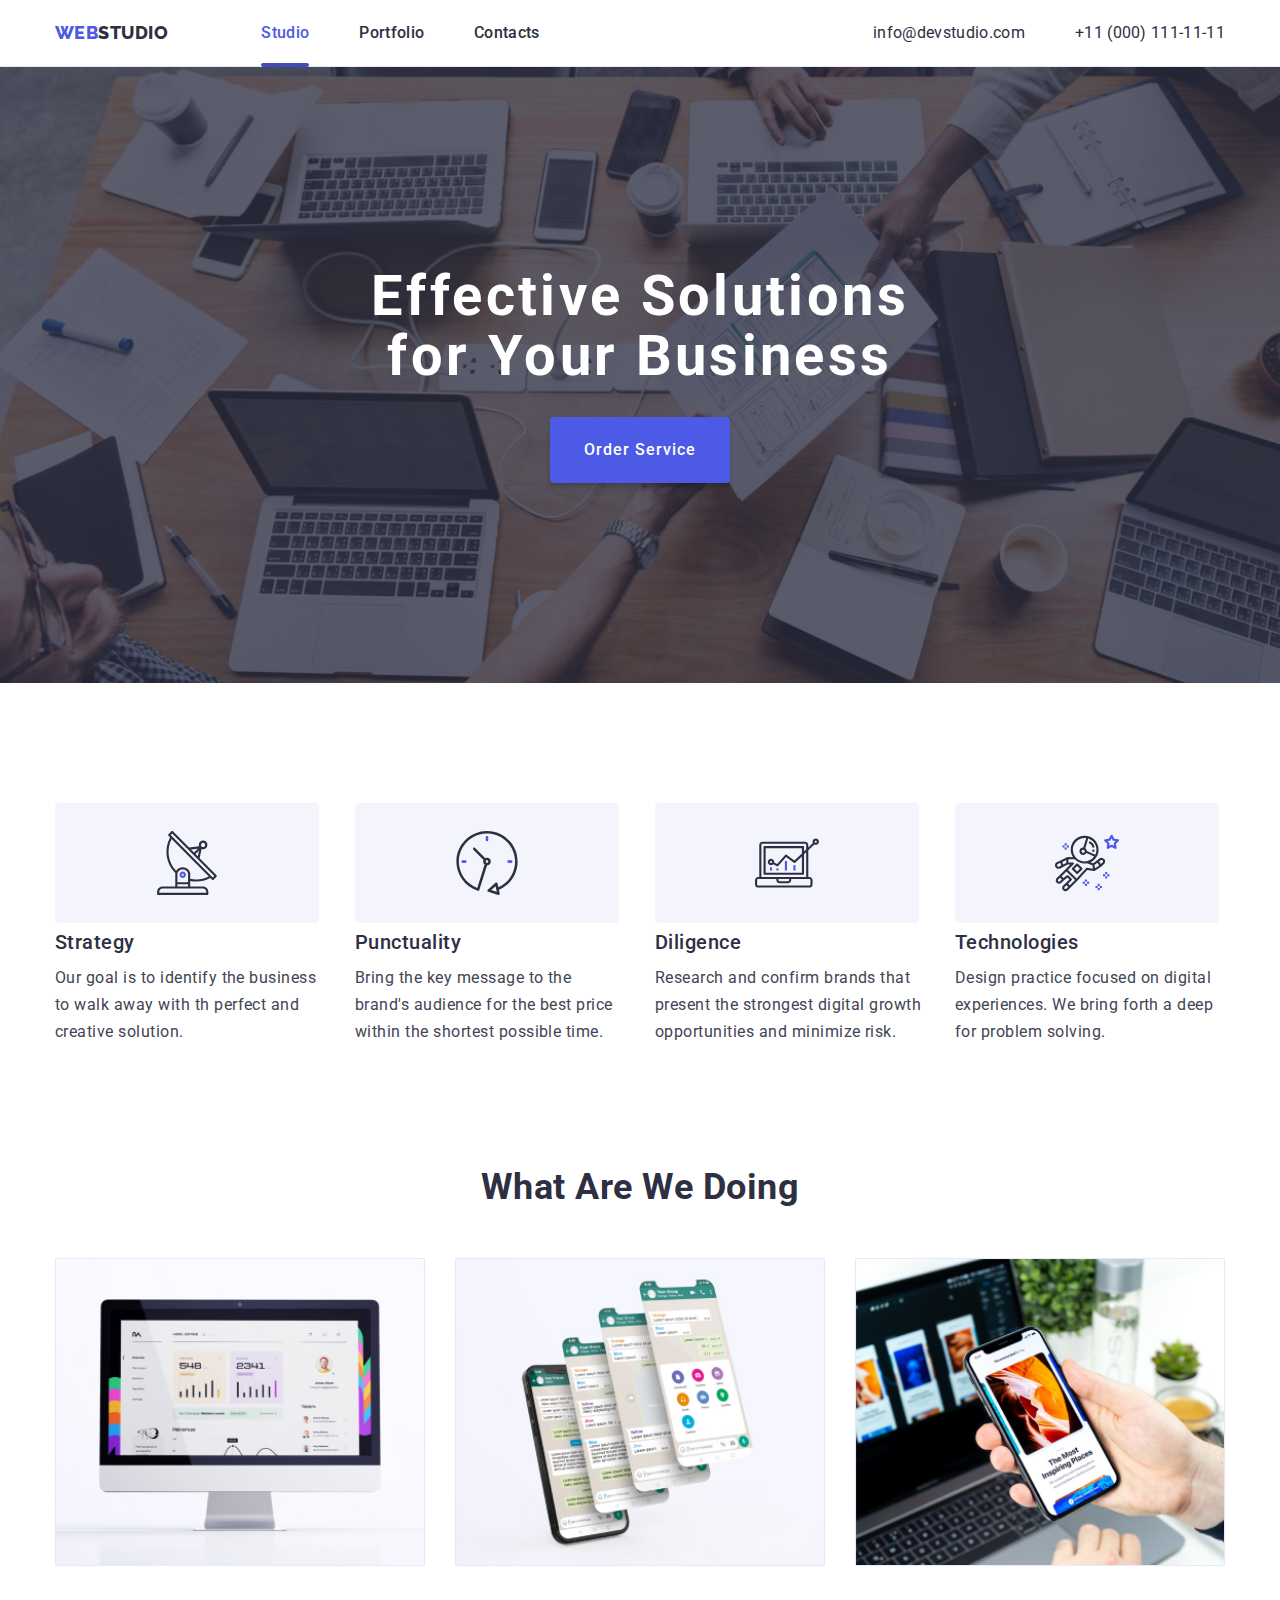
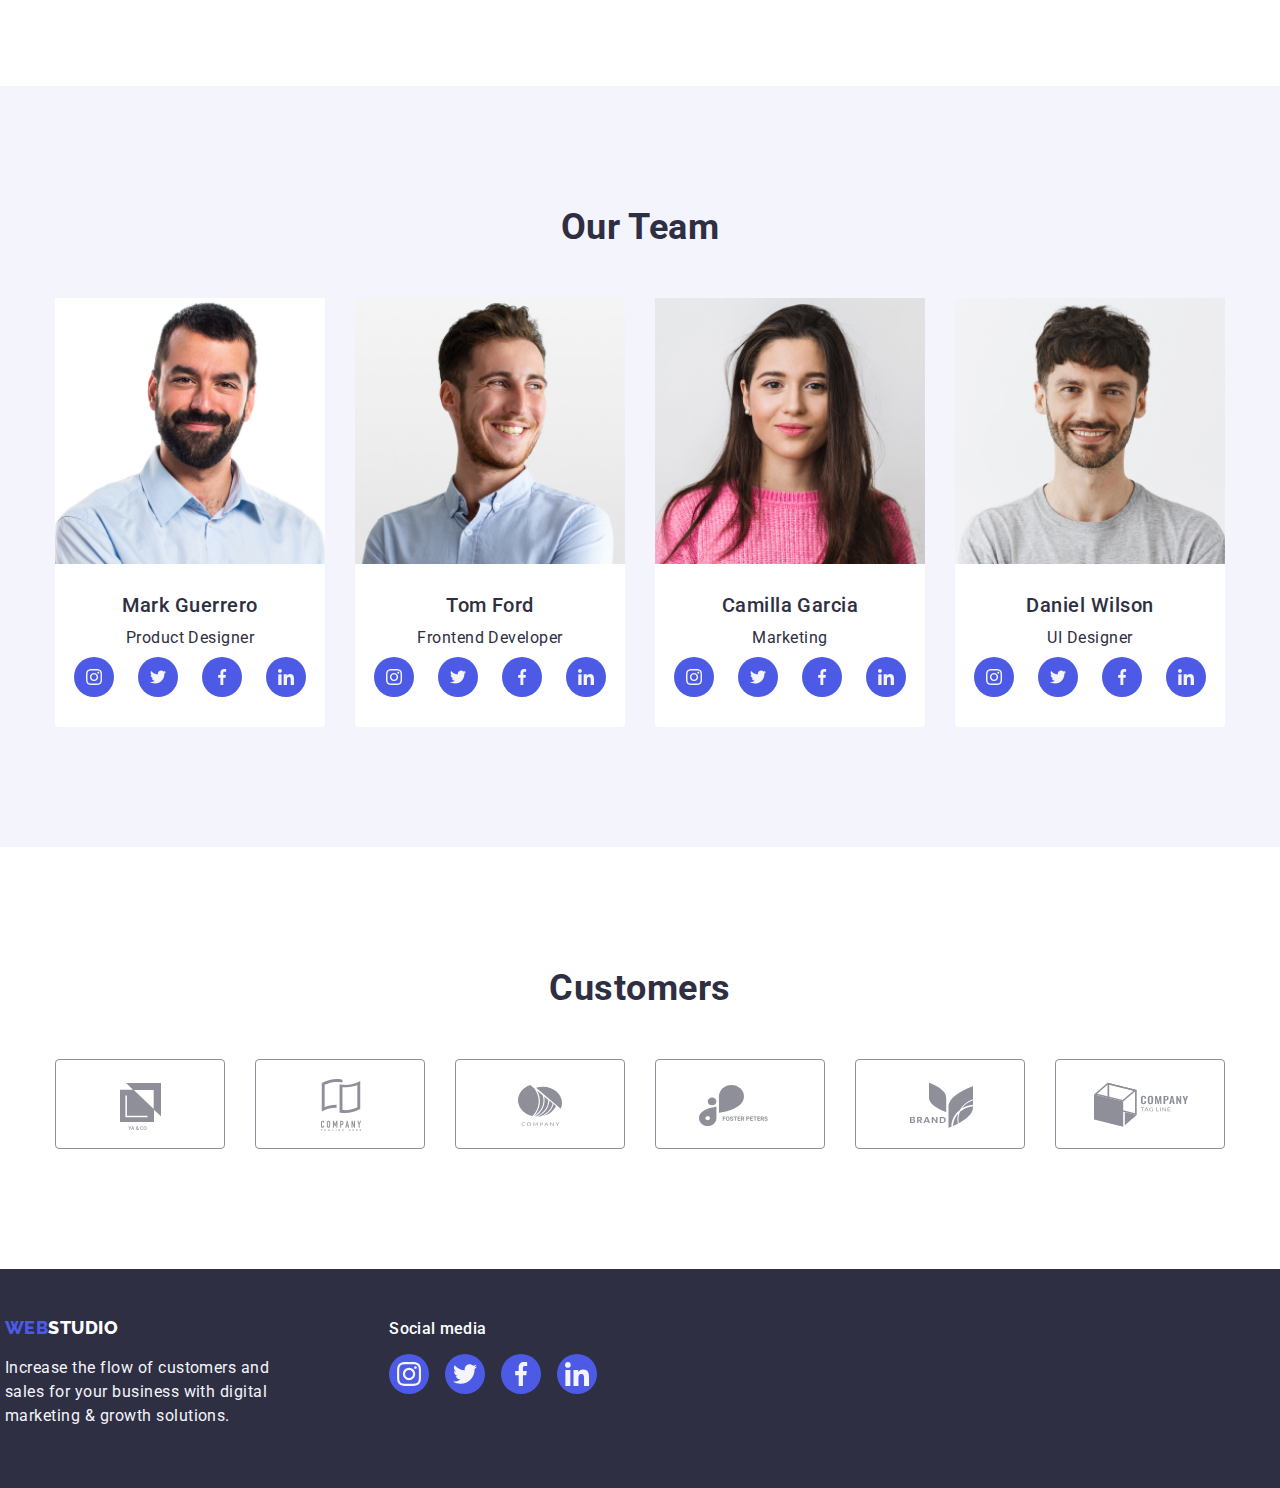
<file: index.html>
<!DOCTYPE html>
<html>
  <head>
    <meta charset="UTF-8" />
    <meta http-equiv="X-UA-Compatible" content="IE=edge" />
    <meta name="viewport" content="width=device-width, initial-scale=1.0" />
    <link
      rel="stylesheet"
      href="https://cdnjs.cloudflare.com/ajax/libs/modern-normalize/1.0.0/modern-normalize.min.css"
    />
    <link rel="stylesheet" href="./css/style.css" />
    <link rel="preconnect" href="https://fonts.googleapis.com" />
    <link rel="preconnect" href="https://fonts.gstatic.com" crossorigin />
    <link
      href="https://fonts.googleapis.com/css2?family=Raleway:wght@800&family=Roboto:wght@400;500;700;900&display=swap"
      rel="stylesheet"
    />
    <title>Studio</title>
  </head>

  <body>
    <!-- header-->
    <header class="page-header">
      <div class="container menu">
        <nav class="navigation">
          <!--logo  -->
          <a href="./index.html" class="logo-link">
            <span class="logo">WEB</span><span class="studio">STUDIO</span>
          </a>
          <!-- Menu bar -->
          <ul class="nav-menu list">
            <li class="item">
              <a class="page current link" href="./index.html">Studio</a>
            </li>
            <li class="item">
              <a class="page link" href="./portfolio.html">Portfolio</a>
            </li>
            <li class="item"><a class="page link" href="">Contacts</a></li>
          </ul>
        </nav>
        <ul class="contacts-menu list">
          <li class="item">
            <a class="contact link" href="">info@devstudio.com</a>
          </li>
          <li class="item">
            <a class="contact link" href="">+11 (000) 111-11-11</a>
          </li>
        </ul>
      </div>
    </header>
    <!-- end tag of header -->

    <!--Opening Tag for main section  -->
    <main>
      <section class="hero bg-hero">
        <div class="container">
          <h1 class="hero-title">
            Effective Solutions <br />
            for Your Business
          </h1>
          <button type="button" class="button primary" data-modal-open>
            Order Service
          </button>
        </div>
      </section>
      <!-- Closed tag for hero section -->

      <!-- Section 1 opening tag-->
      <section class="section">
        <div class="container">
          <ul class="benefits list">
            <!--Svg Icon Anthena  -->
            <li class="item">
              <div class="icon">
                <svg class="" width="64" height="64">
                  <use href="./images/icons.svg#icon-antenna"></use>
                </svg>
              </div>
              <h3 class="title">Strategy</h3>
              <p class="description">
                Our goal is to identify the business to walk away with th
                perfect and creative solution.
              </p>
            </li>

            <!-- Svg Icon Clock  -->
            <li class="item">
              <div class="icon">
                <svg width="64" height="64">
                  <use href="./images/icons.svg#icon-clock"></use>
                </svg>
              </div>
              <h3 class="title">Punctuality</h3>
              <p class="description">
                Bring the key message to the brand's audience for the best price
                within the shortest possible time.
              </p>
            </li>

            <!-- Svg Icon Diagram  -->
            <li class="item">
              <div class="icon">
                <svg width="64" height="64">
                  <use href="./images/icons.svg#icon-diagram"></use>
                </svg>
              </div>
              <h3 class="title">Diligence</h3>
              <p class="description">
                Research and confirm brands that present the strongest digital
                growth opportunities and minimize risk.
              </p>
            </li>

            <!-- Svg Icon Astronaut  -->
            <li class="item">
              <div class="icon">
                <svg width="64" height="64">
                  <use href="./images/icons.svg#icon-astronaut"></use>
                </svg>
              </div>
              <h3 class="title">Technologies</h3>
              <p class="description">
                Design practice focused on digital experiences. We bring forth a
                deep for problem solving.
              </p>
            </li>
          </ul>
        </div>
      </section>
      <!-- Close tag section 1 -->

      <!-- Section 2-->
      <section class="section no-top-padding">
        <div class="container">
          <h2 class="section-title">What Are We Doing</h2>
          <ul class="what-we-do list">
            <li class="item">
              <img
                src="./images/img-1.jpg"
                alt="monitor"
                width="370"
                height="294"
                class="image"
              />
            </li>
            <li class="item">
              <img
                src="./images/img-2.jpg"
                alt="phone"
                width="370"
                height="294"
                class="image"
              />
            </li>
            <li class="item">
              <img
                src="./images/img-3.jpg"
                alt="mobile and laptop"
                width="370"
                height="294"
                class="image"
              />
            </li>
          </ul>
        </div>
      </section>
      <!-- Close tag for section 2 -->

      <!-- Section 3 -->
      <section class="section bg-team">
        <div class="container">
          <h2 class="section-title">Our Team</h2>
          <ul class="team list">
            <!-- Mark Guerrero -->
            <li class="item">
              <img
                src="./images/team-card-1.jpg"
                alt="Mark Guerrero"
                width="270"
                height="260"
                class="image"
              />
              <h3 class="name">Mark Guerrero</h3>
              <p class="position">Product Designer</p>

              <!-- Social Svg Icon Link -->
              <ul class="social-team list">
                <!-- Mark Guerrero Instagram Svg Icon -->
                <li class="icon-item">
                  <a
                    class="link"
                    href="https://instagram.com"
                    target="_blank"
                    rel="noopener noreferrer"
                    aria-label="Instagram"
                  >
                    <svg class="icon" width="40" height="40">
                      <use href="./images/icons.svg#icon-instagram"></use>
                    </svg>
                  </a>
                </li>

                <!-- Mark Guerrero Twitter Svg Icon -->
                <li class="icon-item">
                  <a
                    class="link"
                    href="https://twitter.com"
                    target="_blank"
                    rel="noopener noreferrer"
                    aria-label="Link to Twitter"
                  >
                    <svg class="icon" width="40" height="40">
                      <use href="./images/icons.svg#icon-twitter"></use>
                    </svg>
                  </a>
                </li>

                <!-- Mark Guerrero Facebook Svg Icon -->
                <li class="icon-item">
                  <a
                    class="link"
                    href="https://facebook.com"
                    target="_blank"
                    rel="noopener noreferrer"
                    aria-label="Link to Facebook"
                  >
                    <svg class="icon" width="16" height="16">
                      <use href="./images/icons.svg#icon-facebook"></use>
                    </svg>
                  </a>
                </li>

                <!-- Mark Guerrero LinkedIn Svg Icon-->
                <li class="icon-item">
                  <a
                    class="link"
                    href="https://linkedin.com"
                    target="_blank"
                    rel="noopener noreferrer"
                    aria-label="Link to LinkedIn"
                  >
                    <svg class="icon" width="16" height="16">
                      <use href="./images/icons.svg#icon-linkedin"></use>
                    </svg>
                  </a>
                </li>
              </ul>
            </li>

            <!-- Tom Ford -->
            <li class="item">
              <img
                src="./images/team-card-2.jpg"
                alt="Tom Ford"
                width="270"
                height="260"
                class="image"
              />
              <h3 class="name">Tom Ford</h3>
              <p class="position">Frontend Developer</p>

              <!-- Social Svg Icon Link -->
              <ul class="social-team list">
                <!-- Tom Ford Instagram Svg Icon -->
                <li class="icon-item">
                  <a
                    class="link"
                    href="https://instagram.com"
                    target="_blank"
                    rel="noopener noreferrer"
                    aria-label="Instagram"
                  >
                    <svg class="icon" width="40" height="40">
                      <use href="./images/icons.svg#icon-instagram"></use>
                    </svg>
                  </a>
                </li>

                <!-- Tom Ford Twitter Svg Icon -->
                <li class="icon-item">
                  <a
                    class="link"
                    href="https://twitter.com"
                    target="_blank"
                    rel="noopener noreferrer"
                    aria-label="Link to Twitter"
                  >
                    <svg class="icon" width="40" height="40">
                      <use href="./images/icons.svg#icon-twitter"></use>
                    </svg>
                  </a>
                </li>

                <!-- Tom Ford Facebook Svg Icon -->
                <li class="icon-item">
                  <a
                    class="link"
                    href="https://facebook.com"
                    target="_blank"
                    rel="noopener noreferrer"
                    aria-label="Link to Facebook"
                  >
                    <svg class="icon" width="16" height="16">
                      <use href="./images/icons.svg#icon-facebook"></use>
                    </svg>
                  </a>
                </li>

                <!-- Tom Ford LinkedIn Svg Icon-->
                <li class="icon-item">
                  <a
                    class="link"
                    href="https://linkedin.com"
                    target="_blank"
                    rel="noopener noreferrer"
                    aria-label="Link to LinkedIn"
                  >
                    <svg class="icon" width="16" height="16">
                      <use href="./images/icons.svg#icon-linkedin"></use>
                    </svg>
                  </a>
                </li>
              </ul>
            </li>

            <!-- Camilla Garcia -->
            <li class="item">
              <img
                src="./images/team-card-3.jpg"
                alt="Camilla Garcia"
                width="270"
                height="260"
                class="image"
              />
              <h3 class="name">Camilla Garcia</h3>
              <p class="position">Marketing</p>

              <!-- Social Svg Icon Link -->
              <ul class="social-team list">
                <!-- Camilla Garcia Instagram Svg Icon -->
                <li class="icon-item">
                  <a
                    class="link"
                    href="https://instagram.com"
                    target="_blank"
                    rel="noopener noreferrer"
                    aria-label="Instagram"
                  >
                    <svg class="icon" width="40" height="40">
                      <use href="./images/icons.svg#icon-instagram"></use>
                    </svg>
                  </a>
                </li>

                <!-- Camilla Garcia Twitter Svg Icon -->
                <li class="icon-item">
                  <a
                    class="link"
                    href="https://twitter.com"
                    target="_blank"
                    rel="noopener noreferrer"
                    aria-label="Link to Twitter"
                  >
                    <svg class="icon" width="40" height="40">
                      <use href="./images/icons.svg#icon-twitter"></use>
                    </svg>
                  </a>
                </li>

                <!-- Camilla Garcia Facebook Svg Icon -->
                <li class="icon-item">
                  <a
                    class="link"
                    href="https://facebook.com"
                    target="_blank"
                    rel="noopener noreferrer"
                    aria-label="Link to Facebook"
                  >
                    <svg class="icon" width="16" height="16">
                      <use href="./images/icons.svg#icon-facebook"></use>
                    </svg>
                  </a>
                </li>

                <!-- Camilla Garcia LinkedIn Svg Icon-->
                <li class="icon-item">
                  <a
                    class="link"
                    href="https://linkedin.com"
                    target="_blank"
                    rel="noopener noreferrer"
                    aria-label="Link to LinkedIn"
                  >
                    <svg class="icon" width="16" height="16">
                      <use href="./images/icons.svg#icon-linkedin"></use>
                    </svg>
                  </a>
                </li>
              </ul>
            </li>

            <!-- Daniel Wilson -->
            <li class="item">
              <img
                src="./images/team-card-4.jpg"
                alt="Daniel Wilson"
                width="270"
                height="260"
                class="image"
              />
              <h3 class="name">Daniel Wilson</h3>
              <p class="position">UI Designer</p>

              <!-- Social Svg Icon Link -->
              <ul class="social-team list">
                <!-- Daniel Wilson Instagram Svg Icon -->
                <li class="icon-item">
                  <a
                    class="link"
                    href="https://instagram.com"
                    target="_blank"
                    rel="noopener noreferrer"
                    aria-label="Instagram"
                  >
                    <svg class="icon" width="40" height="40">
                      <use href="./images/icons.svg#icon-instagram"></use>
                    </svg>
                  </a>
                </li>

                <!-- Daniel Wilson Twitter Svg Icon -->
                <li class="icon-item">
                  <a
                    class="link"
                    href="https://twitter.com"
                    target="_blank"
                    rel="noopener noreferrer"
                    aria-label="Link to Twitter"
                  >
                    <svg class="icon" width="40" height="40">
                      <use href="./images/icons.svg#icon-twitter"></use>
                    </svg>
                  </a>
                </li>

                <!-- Daniel Wilson Facebook Svg Icon -->
                <li class="icon-item">
                  <a
                    class="link"
                    href="https://facebook.com"
                    target="_blank"
                    rel="noopener noreferrer"
                    aria-label="Link to Facebook"
                  >
                    <svg class="icon" width="16" height="16">
                      <use href="./images/icons.svg#icon-facebook"></use>
                    </svg>
                  </a>
                </li>

                <!-- Daniel Wilson LinkedIn Svg Icon-->
                <li class="icon-item">
                  <a
                    class="link"
                    href="https://linkedin.com"
                    target="_blank"
                    rel="noopener noreferrer"
                    aria-label="Link to LinkedIn"
                  >
                    <svg class="icon" width="16" height="16">
                      <use href="./images/icons.svg#icon-linkedin"></use>
                    </svg>
                  </a>
                </li>
              </ul>
            </li>
          </ul>
        </div>
      </section>
      <!-- Close tag section 3 -->

      <!-- Customers -->
      <section class="section">
        <div class="container">
          <h2 class="section-title">Customers</h2>
          <ul class="customer list">
            <!-- Customer 1 -->
            <li class="item">
              <a href="" class="link icons" aria-label="Customer 1">
                <svg class="icon" width="104" height="56">
                  <use href="./images/icons.svg#icon-customer-1"></use>
                </svg>
              </a>
            </li>

            <!-- Customer 2 -->
            <li class="item">
              <a href="" class="link" aria-label="Customer 2">
                <svg class="icon" width="104" height="56">
                  <use href="./images/icons.svg#icon-customer-2"></use>
                </svg>
              </a>
            </li>

            <!-- Customer 3 -->
            <li class="item">
              <a href="" class="link" aria-label="Customer 3">
                <svg class="icon" width="104" height="56">
                  <use href="./images/icons.svg#icon-customer-3"></use>
                </svg>
              </a>
            </li>

            <!-- Customer 4 -->
            <li class="item">
              <a href="" class="link" aria-label="Customer 4">
                <svg class="icon" width="104" height="56">
                  <use href="./images/icons.svg#icon-customer-4"></use>
                </svg>
              </a>
            </li>

            <!-- Customer 5 -->
            <li class="item">
              <a href="" class="link" aria-label="Customer 5">
                <svg class="icon" width="104" height="56">
                  <use href="./images/icons.svg#icon-customer-5"></use>
                </svg>
              </a>
            </li>

            <!-- Customer 6 -->
            <li class="item">
              <a href="" class="link" aria-label="Customer 6">
                <svg class="icon" width="104" height="56">
                  <use href="./images/icons.svg#icon-customer-6"></use>
                </svg>
              </a>
            </li>
          </ul>
          <!-- Close tag for customer list -->
        </div>
      </section>
    </main>
    <!-- Close tag for main section -->

    <!-- Footer -->
    <footer class="page-footer bg-footer">
      <div class="container">
        <div class="footer">
          <!-- Footer Column 1 -->
          <div class="footer-column">
            <a class="logo-link" href="./index.html">
              <span class="logo">WEB</span><span class="studio2">STUDIO</span>
            </a>
            <p class="footer-description">
              Increase the flow of customers and <br />
              sales for your business with digital <br />
              marketing & growth solutions.
            </p>
          </div>

          <!-- Footer Column 2 -->
          <div class="footer-column">
            <h3 class="footer-heading">Social media</h3>
            <ul class="social-footer list">
              <!-- Footer Svg Icon Instagram -->
              <li class="icon-item bg-green">
                <a
                  class="link"
                  href="https://instagram.com"
                  target="_blank"
                  rel="noopener noreferrer"
                  aria-label="Link to Instagram"
                >
                  <svg class="icon" width="24" height="24">
                    <use href="./images/icons.svg#footer-icon-instagram"></use>
                  </svg>
                </a>
              </li>

              <!-- Footer Svg Icon Twitter -->
              <li class="icon-item bg-green">
                <a
                  class="link"
                  href="https://twitter.com"
                  target="_blank"
                  rel="noopener noreferrer"
                  aria-label="Link to Twitter"
                >
                  <svg class="icon" width="24" height="24">
                    <use href="./images/icons.svg#footer-icon-twitter"></use>
                  </svg>
                </a>
              </li>

              <!-- Footer Svg Icon Facebook -->
              <li class="icon-item bg-green">
                <a class="link">
                  <svg class="icon" width="24" height="24">
                    <use href="./images/icons.svg#footer-icon-facebook"></use>
                  </svg>
                </a>
              </li>

              <!-- Footer Svg Icon LinkedIn -->
              <li class="icon-item bg-green">
                <a
                  class="social-link link"
                  href="https://linkedin.com"
                  target="_blank"
                  rel="noopener noreferrer"
                  aria-label="Link to LinkedIn"
                >
                  <svg class="icon" width="24" height="24">
                    <use href="./images/icons.svg#footer-icon-linkedin"></use>
                  </svg>
                </a>
              </li>
            </ul>
          </div>
        </div>
      </div>
    </footer>
    <!-- Close tag for footer -->

    <!-- MODAL -->
    <div class="backdrop is-hidden" data-modal>
      <div class="modal">
        <button type="button" class="modal-close" data-modal-close>
          <svg class="modal-close-icon" width="8" height="8">
            <use href="./images/icons.svg#icon-close"></use>
          </svg>
        </button>
      </div>
    </div>

    <!-- MODAL JS -->
    <script src="./js/modal.js"></script>
  </body>
  <!-- Close tag for body -->
</html>
<!-- Close tag for html docs -->
</file>
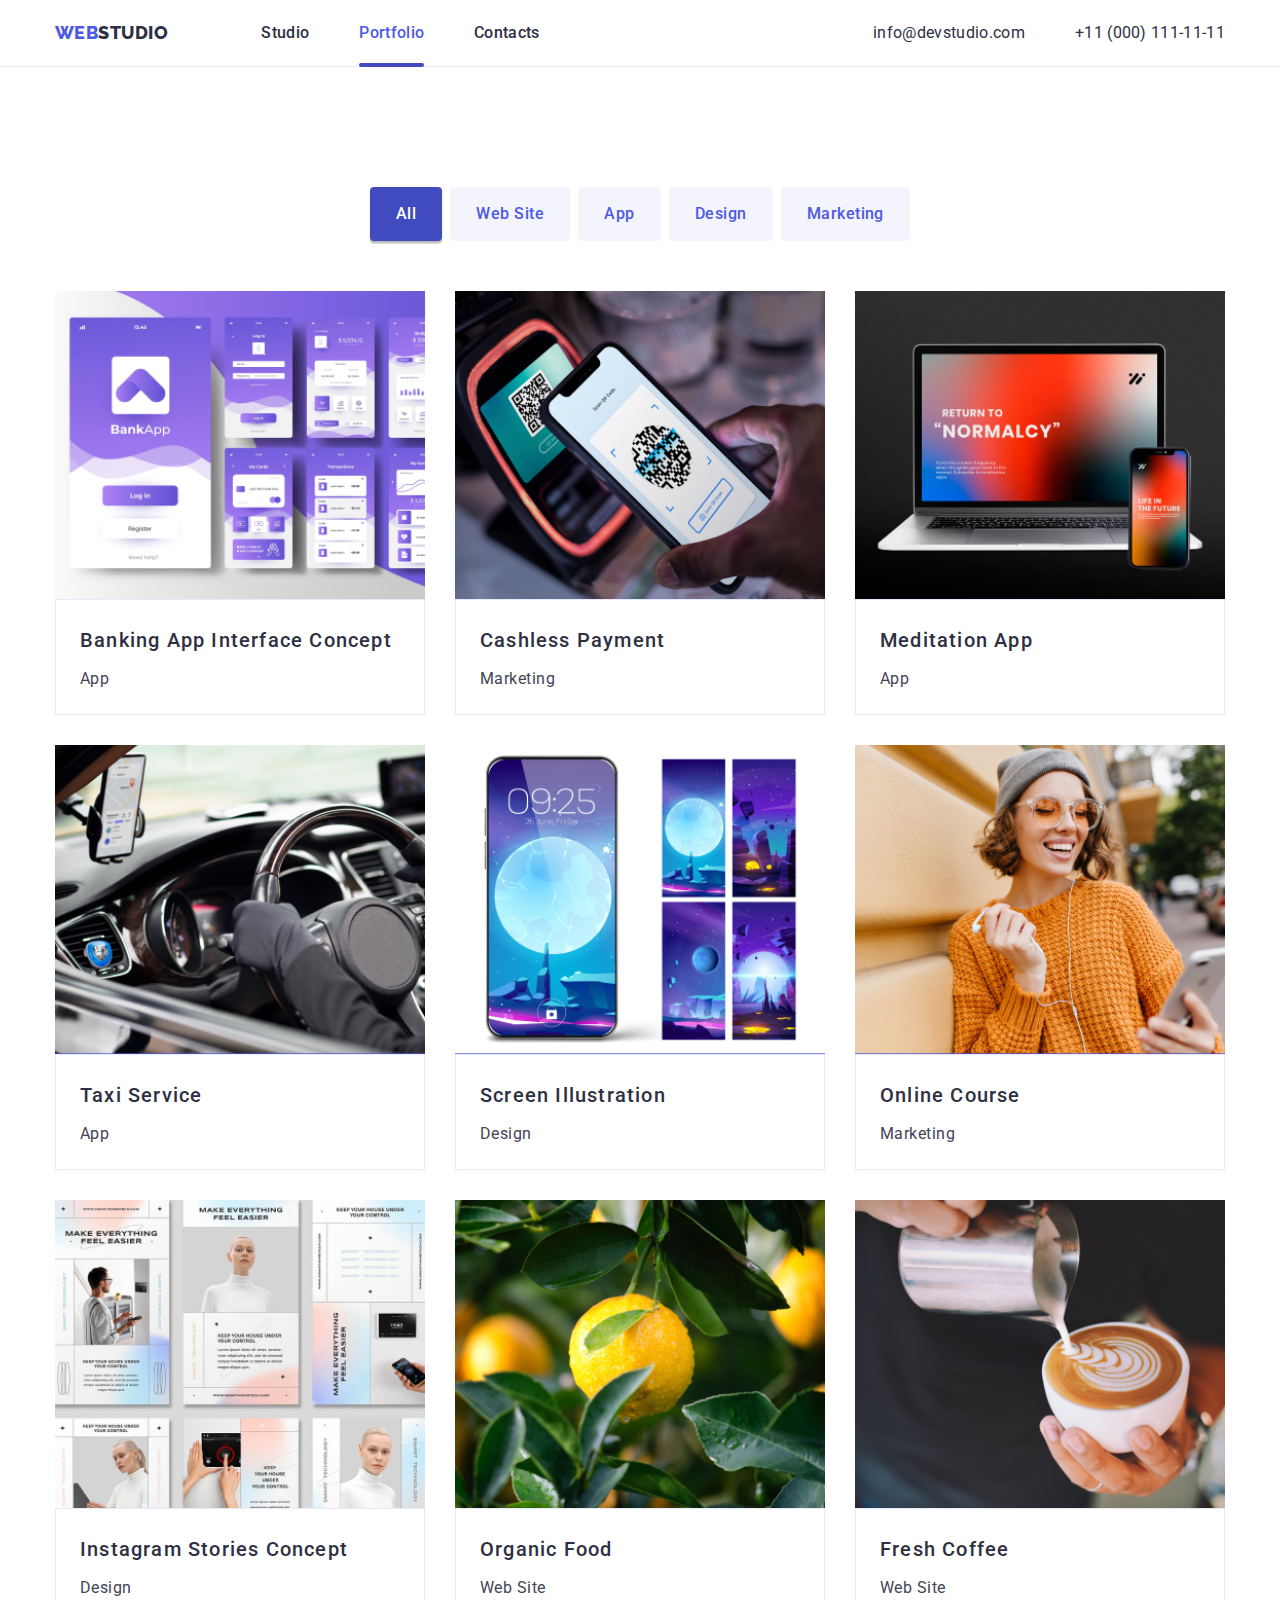
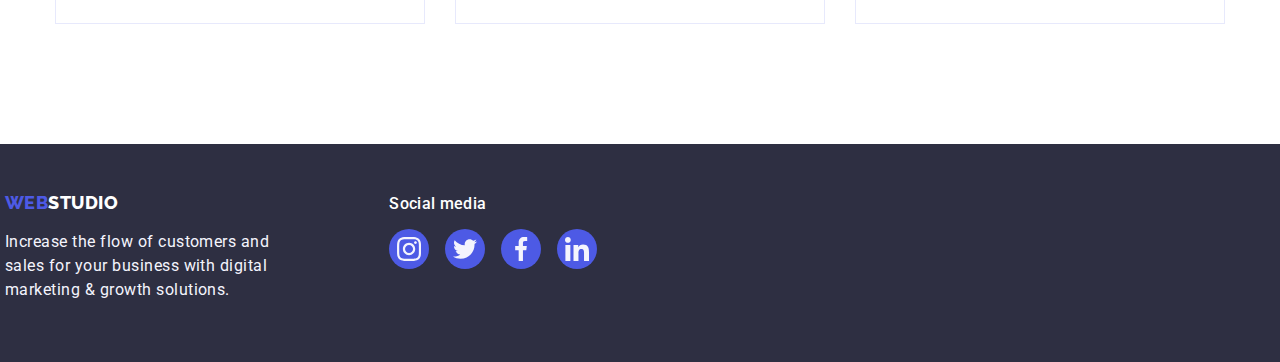
<file: portfolio.html>
<!DOCTYPE html>
<html>
  <head>
    <meta charset="UTF-8" />
    <meta http-equiv="X-UA-Compatible" content="IE=edge" />
    <meta name="viewport" content="width=device-width, initial-scale=1.0" />
    <title>Portfolio</title>
    <link
      rel="stylesheet"
      href="https://cdnjs.cloudflare.com/ajax/libs/modern-normalize/1.0.0/modern-normalize.min.css"
    />
    <link rel="stylesheet" href="./css/style.css" />
    <link rel="preconnect" href="https://fonts.googleapis.com" />
    <link rel="preconnect" href="https://fonts.gstatic.com" crossorigin />
    <link
      href="https://fonts.googleapis.com/css2?family=Raleway:wght@800&family=Roboto:wght@400;500;700;900&display=swap"
      rel="stylesheet"
    />
  </head>
  <body>
    <!-- header-->
    <header class="page-header">
      <div class="container menu">
        <nav class="navigation">
          <!--logo  -->
          <a href="./index.html" class="logo-link">
            <span class="logo">WEB</span><span class="studio">STUDIO</span>
          </a>
          <!-- Menu bar -->
          <ul class="nav-menu list">
            <li class="item">
              <a class="page link" href="./index.html">Studio</a>
            </li>
            <li class="item">
              <a class="page current link" href="./portfolio.html">Portfolio</a>
            </li>
            <li class="item"><a class="page link" href="">Contacts</a></li>
          </ul>
        </nav>
        <ul class="contacts-menu list">
          <li class="item">
            <a class="contact link" href="">info@devstudio.com</a>
          </li>
          <li class="item">
            <a class="contact link" href="">+11 (000) 111-11-11</a>
          </li>
        </ul>
      </div>
    </header>
    <!-- end tag of header -->

    <!-- Main Section -->
    <main>
      <section class="section">
        <div class="container">
          <ul class="filters list">
            <li class="space">
              <button type="button" class="button filter current">All</button>
            </li>
            <li class="space">
              <button type="button" class="button filter">Web Site</button>
            </li>
            <li class="space">
              <button type="button" class="button filter">App</button>
            </li>
            <li class="space">
              <button type="button" class="button filter">Design</button>
            </li>
            <li class="space">
              <button type="button" class="button filter">Marketing</button>
            </li>
          </ul>

          <ul class="projects list">
            <li class="project-card">
              <a href="#" class="project link">
                <!-- Overlay for Project -->
                <div class="project-overlay">
                  <img
                    src="./images/banking-app.jpg"
                    alt="Banking App Interface Concept"
                    width="370"
                    height="294"
                    class="image"
                  />
                  <p class="overlay-text">
                    14 Stylish and User-Friendly App Design Concepts · Task
                    Manager App · Calorie Tracker App · Exotic Fruit Ecommerce
                    App · Cloud Storage App
                  </p>
                </div>
                <div class="substrate">
                  <h2 class="name">Banking App Interface Concept</h2>
                  <p class="type">App</p>
                </div>
              </a>
            </li>

            <li class="project-card">
              <a href="#" class="project link">
                <!-- Overlay for Project -->
                <div class="project-overlay">
                  <img
                    src="./images/cashless-payment.jpg"
                    alt="Cashless Payment"
                    width="370"
                    height="294"
                    class="image"
                  />
                  <p class="overlay-text">
                    14 Stylish and User-Friendly App Design Concepts · Task
                    Manager App · Calorie Tracker App · Exotic Fruit Ecommerce
                    App · Cloud Storage App
                  </p>
                </div>
                <div class="substrate">
                  <h2 class="name">Cashless Payment</h2>
                  <p class="type">Marketing</p>
                </div>
              </a>
            </li>

            <li class="project-card">
              <a href="#" class="project link">
                <!-- Overlay for Project -->
                <div class="project-overlay">
                  <img
                    src="./images/meditaion-app.jpg"
                    alt="Meditation App"
                    width="370"
                    height="294"
                    class="image"
                  />
                  <p class="overlay-text">
                    14 Stylish and User-Friendly App Design Concepts · Task
                    Manager App · Calorie Tracker App · Exotic Fruit Ecommerce
                    App · Cloud Storage App
                  </p>
                </div>
                <div class="substrate">
                  <h2 class="name">Meditation App</h2>
                  <p class="type">App</p>
                </div>
              </a>
            </li>

            <li class="project-card">
              <a href="#" class="project link">
                <!-- Overlay for Project -->
                <div class="project-overlay">
                  <img
                    src="./images/taxi-service.jpg"
                    alt="Taxi Service"
                    width="370"
                    height="294"
                    class="image"
                  />
                  <p class="overlay-text">
                    14 Stylish and User-Friendly App Design Concepts · Task
                    Manager App · Calorie Tracker App · Exotic Fruit Ecommerce
                    App · Cloud Storage App
                  </p>
                </div>
                <div class="substrate">
                  <h2 class="name">Taxi Service</h2>
                  <p class="type">App</p>
                </div>
              </a>
            </li>

            <li class="project-card">
              <a href="#" class="project link">
                <!-- Overlay for Project -->
                <div class="project-overlay">
                  <img
                    src="./images/screen-illustration.jpg"
                    alt="Screen Illustration"
                    width="370"
                    height="294"
                    class="image"
                  />
                  <p class="overlay-text">
                    14 Stylish and User-Friendly App Design Concepts · Task
                    Manager App · Calorie Tracker App · Exotic Fruit Ecommerce
                    App · Cloud Storage App
                  </p>
                </div>
                <div class="substrate">
                  <h2 class="name">Screen Illustration</h2>
                  <p class="type">Design</p>
                </div>
              </a>
            </li>

            <li class="project-card">
              <a href="#" class="project link">
                <!-- Overlay for Project -->
                <div class="project-overlay">
                  <img
                    src="./images/online-course.jpg"
                    alt="Online Course"
                    width="370"
                    height="294"
                    class="image"
                  />
                  <p class="overlay-text">
                    14 Stylish and User-Friendly App Design Concepts · Task
                    Manager App · Calorie Tracker App · Exotic Fruit Ecommerce
                    App · Cloud Storage App
                  </p>
                </div>
                <div class="substrate">
                  <h2 class="name">Online Course</h2>
                  <p class="type">Marketing</p>
                </div>
              </a>
            </li>

            <li class="project-card">
              <a href="#" class="project link">
                <!-- Overlay for Project -->
                <div class="project-overlay">
                  <img
                    src="./images/instagram-stories.jpg"
                    alt="Instagram Stories Concept"
                    width="370"
                    height="294"
                    class="image"
                  />
                  <p class="overlay-text">
                    14 Stylish and User-Friendly App Design Concepts · Task
                    Manager App · Calorie Tracker App · Exotic Fruit Ecommerce
                    App · Cloud Storage App
                  </p>
                </div>
                <div class="substrate">
                  <h2 class="name">Instagram Stories Concept</h2>
                  <p class="type">Design</p>
                </div>
              </a>
            </li>

            <li class="project-card">
              <a href="#" class="project link">
                <!-- Overlay for Project -->
                <div class="project-overlay">
                  <img
                    src="./images/organic-food.jpg"
                    alt="Organic Food"
                    width="370"
                    height="294"
                    class="image"
                  />
                  <p class="overlay-text">
                    14 Stylish and User-Friendly App Design Concepts · Task
                    Manager App · Calorie Tracker App · Exotic Fruit Ecommerce
                    App · Cloud Storage App
                  </p>
                </div>
                <div class="substrate">
                  <h2 class="name">Organic Food</h2>
                  <p class="type">Web Site</p>
                </div>
              </a>
            </li>

            <li class="project-card">
              <a href="#" class="project link">
                <!-- Overlay for Project -->
                <div class="project-overlay">
                  <img
                    src="./images/fresh-coffee.jpg"
                    alt="Fresh Coffee"
                    width="370"
                    height="294"
                    class="image"
                  />
                  <p class="overlay-text">
                    14 Stylish and User-Friendly App Design Concepts · Task
                    Manager App · Calorie Tracker App · Exotic Fruit Ecommerce
                    App · Cloud Storage App
                  </p>
                </div>
                <div class="substrate">
                  <h2 class="name">Fresh Coffee</h2>
                  <p class="type">Web Site</p>
                </div>
              </a>
            </li>
          </ul>
        </div>
      </section>
    </main>

    <!-- Footer -->
    <footer class="page-footer bg-footer">
      <div class="container">
        <div class="footer">
          <!-- Footer Column 1 -->
          <div class="footer-column">
            <a class="logo-link" href="./index.html">
              <span class="logo">WEB</span><span class="studio2">STUDIO</span>
            </a>
            <p class="footer-description">
              Increase the flow of customers and <br />
              sales for your business with digital <br />
              marketing & growth solutions.
            </p>
          </div>

          <!-- Footer Column 2 -->
          <div class="footer-column">
            <b class="footer-heading">Social media</b>
            <ul class="social-footer list">
              <!-- Footer Svg Icon Instagram -->
              <li class="icon-item bg-green">
                <a
                  class="link"
                  href="https://instagram.com"
                  target="_blank"
                  rel="noopener noreferrer"
                  aria-label="Link to Instagram"
                >
                  <svg class="icon" width="24" height="24">
                    <use href="./images/icons.svg#footer-icon-instagram"></use>
                  </svg>
                </a>
              </li>

              <!-- Footer Svg Icon Twitter -->
              <li class="icon-item bg-green">
                <a
                  class="link"
                  href="https://twitter.com"
                  target="_blank"
                  rel="noopener noreferrer"
                  aria-label="Link to Twitter"
                >
                  <svg class="icon" width="24" height="24">
                    <use href="./images/icons.svg#footer-icon-twitter"></use>
                  </svg>
                </a>
              </li>

              <!-- Footer Svg Icon Facebook -->
              <li class="icon-item bg-green">
                <a class="link">
                  <svg class="icon" width="24" height="24">
                    <use href="./images/icons.svg#footer-icon-facebook"></use>
                  </svg>
                </a>
              </li>

              <!-- Footer Svg Icon LinkedIn -->
              <li class="icon-item bg-green">
                <a
                  class="social-link link"
                  href="https://linkedin.com"
                  target="_blank"
                  rel="noopener noreferrer"
                  aria-label="Link to LinkedIn"
                >
                  <svg class="icon" width="24" height="24">
                    <use href="./images/icons.svg#footer-icon-linkedin"></use>
                  </svg>
                </a>
              </li>
            </ul>
          </div>
        </div>
      </div>
    </footer>
    <!-- Close tag for footer -->
  </body>
</html>
</file>
<file: css/style.css>
:root {
    --white: #FFF;
    --iris: #4D5AE5;
    --cloud: #F4F4FD;
    --slate: #434455;
    --ocean: #404BBF;
    --navyblue: #2E2F42;
    --cornflower: #E7E9FC;
    --light-green: #31d0aa;
}

/* Checked */
body {
    font-size: 16px;
    letter-spacing: 0.03em;
    font-family: "Roboto", sans-serif;

    color: var(--white);
    background-color: var(--white);
}

/* Checked */
h1,
h2,
h3,
h4,
h5,
h6,
p {
    margin: 0;
}

/* Checked */
h1,
h2,
h3,
h4,
h5,
h6,
p {
    margin: 0;
}

/* Checked */
html {
    box-sizing: border-box;
}

/* Checked */
*,
*::before,
*::after {
    box-sizing: inherit;
}

/* Checked */
img {
    display: block;
    max-width: 100%;
    height: auto;
}

/* Checked */
.link {
    text-decoration: none;
    color: inherit;
}

/* Checked */
.list {
    list-style: none;
    padding: 0;
    margin: 0;
}

/* Checked */
.section {
    padding: 120px 0px;
    /* shorthand */
}

/* Checked */
.section.no-top-padding {
    padding-top: 0;
}

/* Checked */
.container {
    width: 1200px;
    margin: 0 auto;
    padding: 0px 15px;
}

/* Checked */
.page-header {
    border-bottom: 1px solid var(--cornflower);
}

/* NAVIGATION CSS */
/* Checked */
.menu,
.navigation,
.nav-menu,
.contacts-menu {
    display: flex;
    align-items: center;
}

/* Checked */
.nav-menu {
    margin-left: 93px;
}

/* Checked */
.nav-menu .item:not(:last-child),
.contacts-menu .item:not(:last-child) {
    margin-right: 50px;
}

/* Checked */
.contacts-menu {
    margin-left: auto;
}


/* I combined  the .page / .item since 
same property and the font property inherit form global body decleration*/
/* Checked */
.nav-menu .page,
.contacts-menu .contact {
    font-weight: 500;
    line-height: 1.14;
    text-decoration: none;
    letter-spacing: 0.02em;
    font-size: 16px;
    color: var(--navyblue);
    display: block;
    padding-top: 32px;
    padding-bottom: 31px;
}

.contacts-menu .contact {
    font-weight: 400;
}

/*-------------------------------------------------------------------*/
/*              LINES FOR LINKS IN HEADER                            */
/*-------------------------------------------------------------------*/
.nav-menu .link,
.contacts-menu .contact {
    padding: 24px 0;
    position: relative;
    transition: color 250ms cubic-bezier(0.4, 0, 0.2, 1);
}

.nav-menu .link::after,
.contacts-menu .contact::after {
    content: "";
    left: 0;
    width: 0;
    bottom: -1px;
    height: 4px;
    border-radius: 2px;
    position: absolute;
    border: 2px solid transparent;
    transition: width 250ms cubic-bezier(0.4, 0, 0.2, 1),
        background-color 250ms cubic-bezier(0.4, 0, 0.2, 1),
        border 250ms cubic-bezier(0.4, 0, 0.2, 1);
}

.nav-menu .page:hover::after,
.nav-menu .page:focus::after,
.contacts-menu .contact:hover::after,
.contacts-menu .contact:focus::after {
    width: 100%;
    border: 2px solid var(--ocean);
    background-color: var(--ocean);
}

.nav-menu .current::after {
    width: 100%;
    content: "";
    height: 4px;
    position: absolute;
    border-radius: 2px;
    bottom: -1px;
    background-color: var(--ocean);
    border: 2px solid var(--ocean);
}

/* Checked */
.nav-menu .page:hover,
.nav-menu .page:focus,
.nav-menu .current,
.contacts-menu .contact:hover,
.contacts-menu .contact:focus {
    color: var(--iris);
}

/* LOGO CSS */
/* Checked */
.logo-link {
    text-decoration: none;
    font-size: 0;
}

/* Checked */
.logo-link>span {
    font-size: 18px;
    font-weight: 800;
    line-height: 1.2;
    font-family: 'Raleway', sans-serif;
    display: inline-block;
}

/* Checked */
.logo {
    color: var(--iris);
}

/* Checked */
.studio {
    color: var(--navyblue);
}

span.studio2 {
    color: white;
}

/* Checked */
.hero {
    text-align: center;
    padding: 200px 0;
}

.bg-hero {
    background-image: linear-gradient(rgba(46, 47, 66, 0.78),
            rgba(46, 47, 66, 0.78)),
        url(../images/hero-image-bg.jpg);
    background-size: cover;
}

/* Checked */
.hero-title {
    font-size: 56px;
    font-weight: 700;
    line-height: 1.07;
    letter-spacing: 0.06em;
    margin-bottom: 30px;
}

/* Checked */
.button {
    font-family: inherit;
    border-color: transparent;
    cursor: pointer;
    letter-spacing: 0.03em;
    border-radius: 4px;
    font-size: 16px;
}

/* Checked */
.button.primary {
    background-color: var(--iris);
    color: var(--white);
    font-weight: 500;
    line-height: 1.87;
    letter-spacing: 0.06em;
    padding: 16px 32px;
    box-shadow: 0px 4px 4px rgb(0, 0, 0, 0.15);
}

.button.primary:hover,
.button.primary:focus {
    border-radius: 4px;
    background: var(--ocean);
    box-shadow: 0px 2px 1px 0px rgba(46, 47, 66, 0.08), 0px 1px 1px 0px rgba(46, 47, 66, 0.16), 0px 1px 6px 0px rgba(46, 47, 66, 0.08);
}

/* checked */
.button.filter {
    color: var(--iris);
    background-color: var(--cloud);
    font-weight: 500;
    font-size: 16px;
    line-height: 1.62;
    padding: 12px 24px;
}

/* checked */
.button.filter.current,
.button.filter:hover,
.button.filter:focus {
    color: var(--white);
    background-color: var(--ocean);

    box-shadow: 0px 3px 1px rgba(0, 0, 0, 0.1), 0px 2px 1px rgba(0, 0, 0, 0.08), 0px 2px 2px rgba(0, 0, 0, 0.12);

}

/*    SECTION-1 */
/* Checked */
.section-title {
    /* Header 2 */
    font-size: 36px;
    font-weight: 700;
    line-height: 1.17;
    text-align: center;
    color: var(--navyblue);
    margin-bottom: 50px;
}

/* Checked */
.benefits {
    display: flex;
    flex-wrap: wrap;
    margin-top: -30px;
    margin-left: -30px;
}

/* Icon Svg in benefits */
.benefits .icon {
    display: flex;
    margin-bottom: 8px;
    border-radius: 4px;
    width: 264px;
    height: 120px;
    background-color: var(--cloud);
    justify-content: center;
    align-items: center;
    padding: 24px 100px;
}


/* Checked */
.benefits .item {
    flex-basis: calc(100% / 4 - 30px);
    margin-top: 30px;
    margin-left: 30px;
}

/* Checked */
.benefits .title {
    color: var(--navyblue);
    font-size: 20px;
    font-weight: 500;
    line-height: 1.14;
    margin-bottom: 10px;
}


/* Checked */
.benefits .description {
    line-height: 1.71;
    font-size: 16px;
    font-weight: 400;
    color: var(--slate);
}


/* |SECTION-2  */
/* Checked */
.what-we-do {
    display: flex;
    flex-wrap: wrap;
    margin-top: -30px;
    margin-left: -30px;
}

/* Checked */
.what-we-do .item {
    flex-basis: calc(100% / 3 - 30px);
    margin-top: 30px;
    margin-left: 30px;
}

/* | SECTION-3 CSS */
.bg-team {
    background-color: var(--cloud);
}

/* Checked */
.team .name,
.team .position {
    font-size: 16px;
    line-height: 1.19;
    text-align: center;
    color: var(--navyblue);
}


/* Checked */
.team .name {
    font-weight: 500;
    color: var(--navyblue);
    font-size: 20px;
    padding-top: 30px;
    padding-bottom: 10px;
}

/* Checked */
.team {
    display: flex;
    flex-wrap: wrap;
    margin-top: -30px;
    margin-left: -30px;
}

/* Checked */
.team .item {
    flex-basis: calc(100% / 4 - 30px);
    margin-left: 30px;
    margin-top: 30px;
    padding-bottom: 30px;
    background-color: var(--white);
    border-radius: 0px 0px 4px 4px;
    box-shadow: 0px 1px 3px rgba(0, 0, 0, 0.12) 0px 1px 1px rgba(0, 0, 0, 0.14),
        0px 2px 1px rgba(0, 0, 0, 0.12);
}

/*-------------------------------------------------------------------*/
/*                     PORTFOLIO CSS                                 */
/*-------------------------------------------------------------------*/
/* Checked */
.filters {
    display: flex;
    justify-content: center;
    margin-bottom: 50px;
}

/* Checked */
.filters .space+.space {
    margin-left: 8px;

}

/* Checked */
.projects {
    display: flex;
    flex-wrap: wrap;
    margin-top: -30px;
    margin-left: -30px;
    /* cursor: pointer; */
}

/* Checked */
.project-card {
    flex-basis: calc(100% / 3 - 30px);
    margin-top: 30px;
    margin-left: 30px;
}

.project-card:hover {
    box-shadow: 0px 2px 1px 0px rgba(46, 47, 66, 0.08), 0px 1px 1px 0px rgba(46, 47, 66, 0.16), 0px 1px 6px 0px rgba(46, 47, 66, 0.08);
}

/* Checked */
.projects .name {
    font-size: 20px;
    line-height: 2;
    letter-spacing: 0.06em;
    color: var(--navyblue);
    font-weight: 500;
    margin-bottom: 4px;
}

/* Checked */
.projects .type {
    color: var(--slate);
    font-weight: 400;
    font-size: 16px;
    line-height: 1.87;
}

/* Checked */
.substrate {
    background-color: var(--white);
    padding: 20px 24px;
    border-top: 0;
    border: 1px solid var(--cornflower);
}

/*-------------------------------------------------------------------*/
/*                         OVERLAY CSS                                */
/*-------------------------------------------------------------------*/
.project-overlay {
    position: relative;
    overflow: hidden;
}

.overlay-text {
    top: 0;
    width: 100%;
    height: 100%;
    line-height: 24px;
    position: absolute;
    padding: 40px 32px;
    letter-spacing: 0.32px;

    background-color: var(--iris);
    transform: translateY(100%);
    transition: transform 400ms ease-in-out;
}

.project-card:hover .overlay-text {
    transform: translateY(0);
}


/*-------------------------------------------------------------------*/
/*                         FOOTER CSS                                */
/*-------------------------------------------------------------------*/
.page-footer {
    padding: 60px 0;
}

/* Checked */
.bg-footer {
    background: var(--navyblue);
}


/* Checked */
.studio-2 {
    color: var(--cloud);
}


/* Checked */
.footer-description {
    color: var(--cloud);
    font-size: 16px;
    font-weight: 400;
    line-height: 1.5;
    padding-top: 17px;
}

.footer {
    display: flex;
    flex-wrap: wrap;
    margin-top: -12px;
    margin-left: -50px;
    align-items: baseline;
    gap: 120px;
}


/* For Checking */
.footer .column {
    margin-top: 12px;
    margin-left: 25px;
}

.footer-heading {
    color: inherit;
    font-size: 16px;
    font-family: inherit;
    font-weight: 500;
    line-height: 1.2;
    letter-spacing: 0.32px;
}

.social-footer {
    padding-top: 16px;
    display: flex;
    justify-content: flex-start;
    gap: 16px;
}

.social-footer .link {
    display: flex;
    width: 100%;
    height: 100%;
    align-items: center;
    justify-content: center;
    border-radius: 50%;
    color: var(--cloud);
    background-color: var(--iris);
}

.social-footer .icon {
    fill: currentColor;
}

.social-team .icon {
    width: 16px;
    height: 16px;
    fill: currentColor;
}

.social-team {
    display: flex;
    justify-content: center;
    padding-top: 10px;
    gap: 24px;
}

.social-team .link {
    display: flex;
    width: 100%;
    height: 100%;
    align-items: center;
    justify-content: center;
    border-radius: 50%;
    color: var(--cloud);
    background-color: var(--iris);
}


/*-------------------------------------------------------------------*/
/*                         CUSTOMER CSS                              */
/*-------------------------------------------------------------------*/
.customer {
    display: flex;
    gap: 30px;
}

.customer .item {
    width: calc((100% - 150px) / 6);
    height: 90px;
}

.customer .link {
    display: flex;
    width: 100%;
    height: 100%;
    border: 1px solid #8e8f99;
    border-radius: 4px;
    justify-content: center;
    align-items: center;
    color: #8e8f99;
}

.customer .link:hover,
.customer .link:focus {
    border-radius: 4px;
    color: var(--ocean);
    border: 1px solid var(--ocean);
}

.customer .icon {
    fill: currentColor;
}

.icon-item {
    width: 40px;
    height: 40px;
}

.icon-item .link:hover,
.icon-item .link:focus {
    background-color: var(--ocean);
}

.bg-green .link:hover,
.bg-green .link:focus {
    background-color: var(--light-green);
}



/*-------------------------------------------------------------------*/
/*                    MODAL CSS                                      */
/*-------------------------------------------------------------------*/
.backdrop {
    top: 0;
    left: 0;
    opacity: 1;
    width: 100%;
    height: 100%;
    position: fixed;
    background-color: rgba(0, 0, 0, 0.2);
    transition: opacity 250ms cubic-bezier(0.4, 0, 0.2, 1);
}

.modal {
    top: 40%;
    left: 50%;
    min-width: 408px;
    min-height: 594px;
    border-radius: 4px;
    position: absolute;
    background-color: var(--white);

    transform: translate(-50%, -50%) scale(1);
    transition: transform 250ms cubic-bezier(0.4, 0, 0.2, 1);
}

.backdrop.is-hidden .modal {
    transform: translate(-50%, -50%) scale(0);
}

.modal-close {
    top: 8px;
    right: 8px;
    padding: 0;
    width: 30px;
    height: 30px;
    display: flex;
    position: absolute;
    align-items: center;
    justify-content: center;

    cursor: pointer;
    border-radius: 15px;
    background-color: var(--white);
    border: 1px solid rgba(0, 0, 0, 0.1);

    transition: color 250ms cubic-bezier(0.4, 0, 0.2, 1), background-color 250ms cubic-bezier(0.4, 0, 0.2, 1);
}

.modal-close-icon {
    fill: currentColor;
}

.modal-close:hover,
.modal-close:focus {
    color: var(--white);
    background-color: var(--ocean);
}

.is-hidden {
    opacity: 0;
    visibility: none;
    pointer-events: none;
}
</file>
